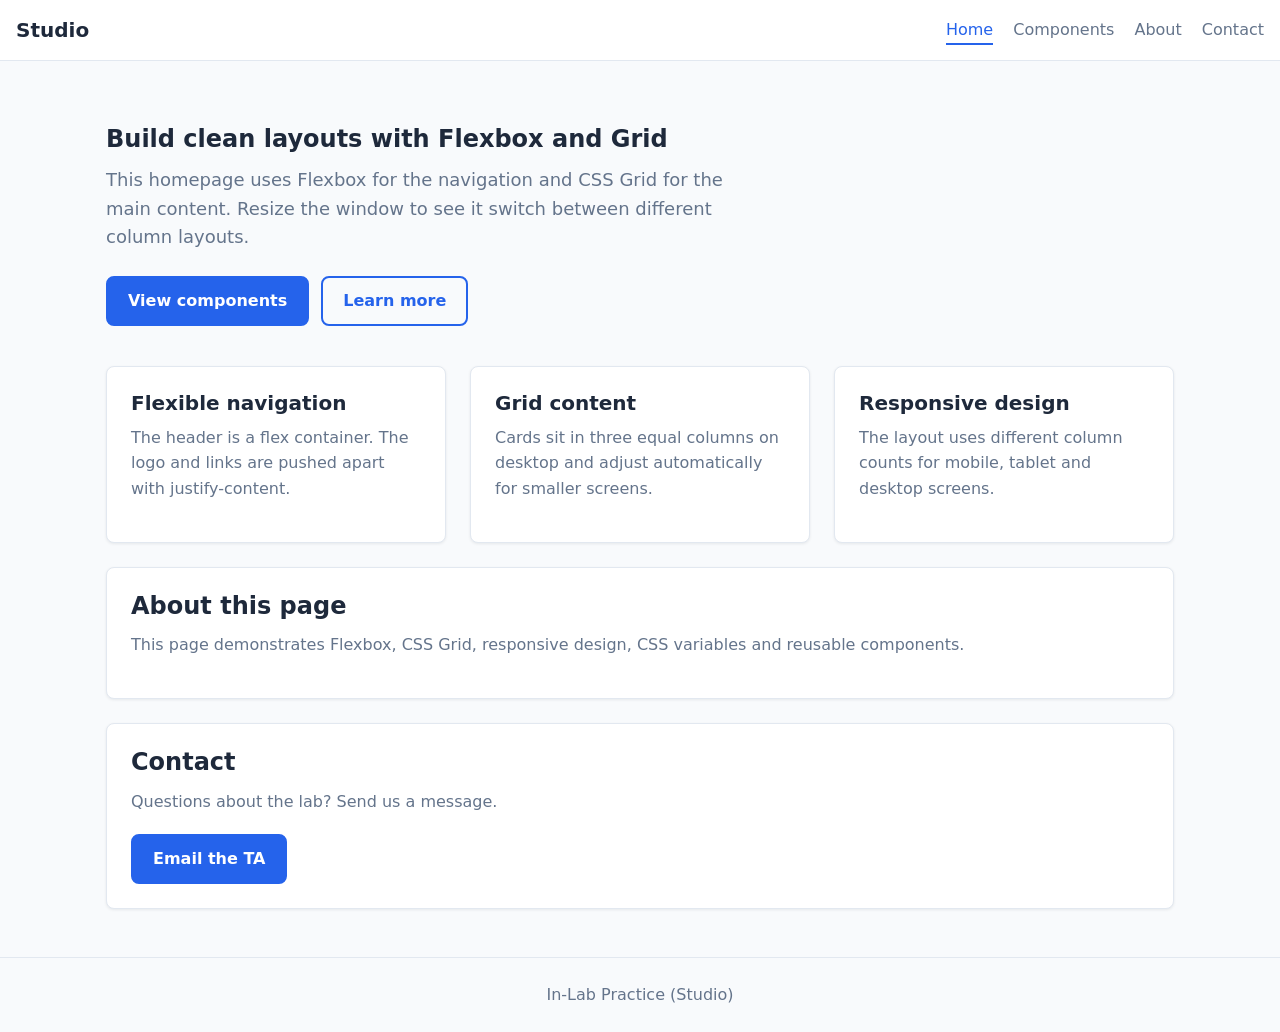
<file: index.html>
<!DOCTYPE html>
<html lang="en">

<head>
    <meta charset="UTF-8">
    <meta name="viewport" content="width=device-width, initial-scale=1">
    <title>Studio - Home</title>
    <link rel="stylesheet" href="styles.css">
</head>

<body>

    <header class="site-header">
        <a class="logo" href="index.html">Studio</a>

        <nav aria-label="Main navigation">
            <ul>
                <li><a class="active" href="index.html">Home</a></li>
                <li><a href="components.html">Components</a></li>
                <li><a href="#about">About</a></li>
                <li><a href="#contact">Contact</a></li>
            </ul>
        </nav>
    </header>


    <div class="container">

        <section class="hero">
            <h1>Build clean layouts with Flexbox and Grid</h1>

            <p>
                This homepage uses Flexbox for the navigation and CSS Grid
                for the main content. Resize the window to see it switch
                between different column layouts.
            </p>

            <div class="actions">
                <a class="btn" href="components.html">View components</a>
                <a class="btn btn-outline" href="#about">Learn more</a>
            </div>
        </section>


        <main class="grid">

            <article class="card">
                <h3>Flexible navigation</h3>
                <p>
                    The header is a flex container. The logo and links are
                    pushed apart with justify-content.
                </p>
            </article>


            <article class="card">
                <h3>Grid content</h3>
                <p>
                    Cards sit in three equal columns on desktop and adjust
                    automatically for smaller screens.
                </p>
            </article>


            <article class="card">
                <h3>Responsive design</h3>
                <p>
                    The layout uses different column counts for mobile,
                    tablet and desktop screens.
                </p>
            </article>


            <section class="card wide" id="about">
                <h2>About this page</h2>

                <p>
                    This page demonstrates Flexbox, CSS Grid, responsive
                    design, CSS variables and reusable components.
                </p>
            </section>


            <section class="card wide" id="contact">
                <h2>Contact</h2>

                <p>
                    Questions about the lab? Send us a message.
                </p>

                <a class="btn" href="mailto:ta@example.com">
                    Email the TA
                </a>
            </section>

        </main>

    </div>


    <footer class="site-footer">
        <div class="container">
            In-Lab Practice (Studio)
        </div>
    </footer>

</body>

</html>
</file>
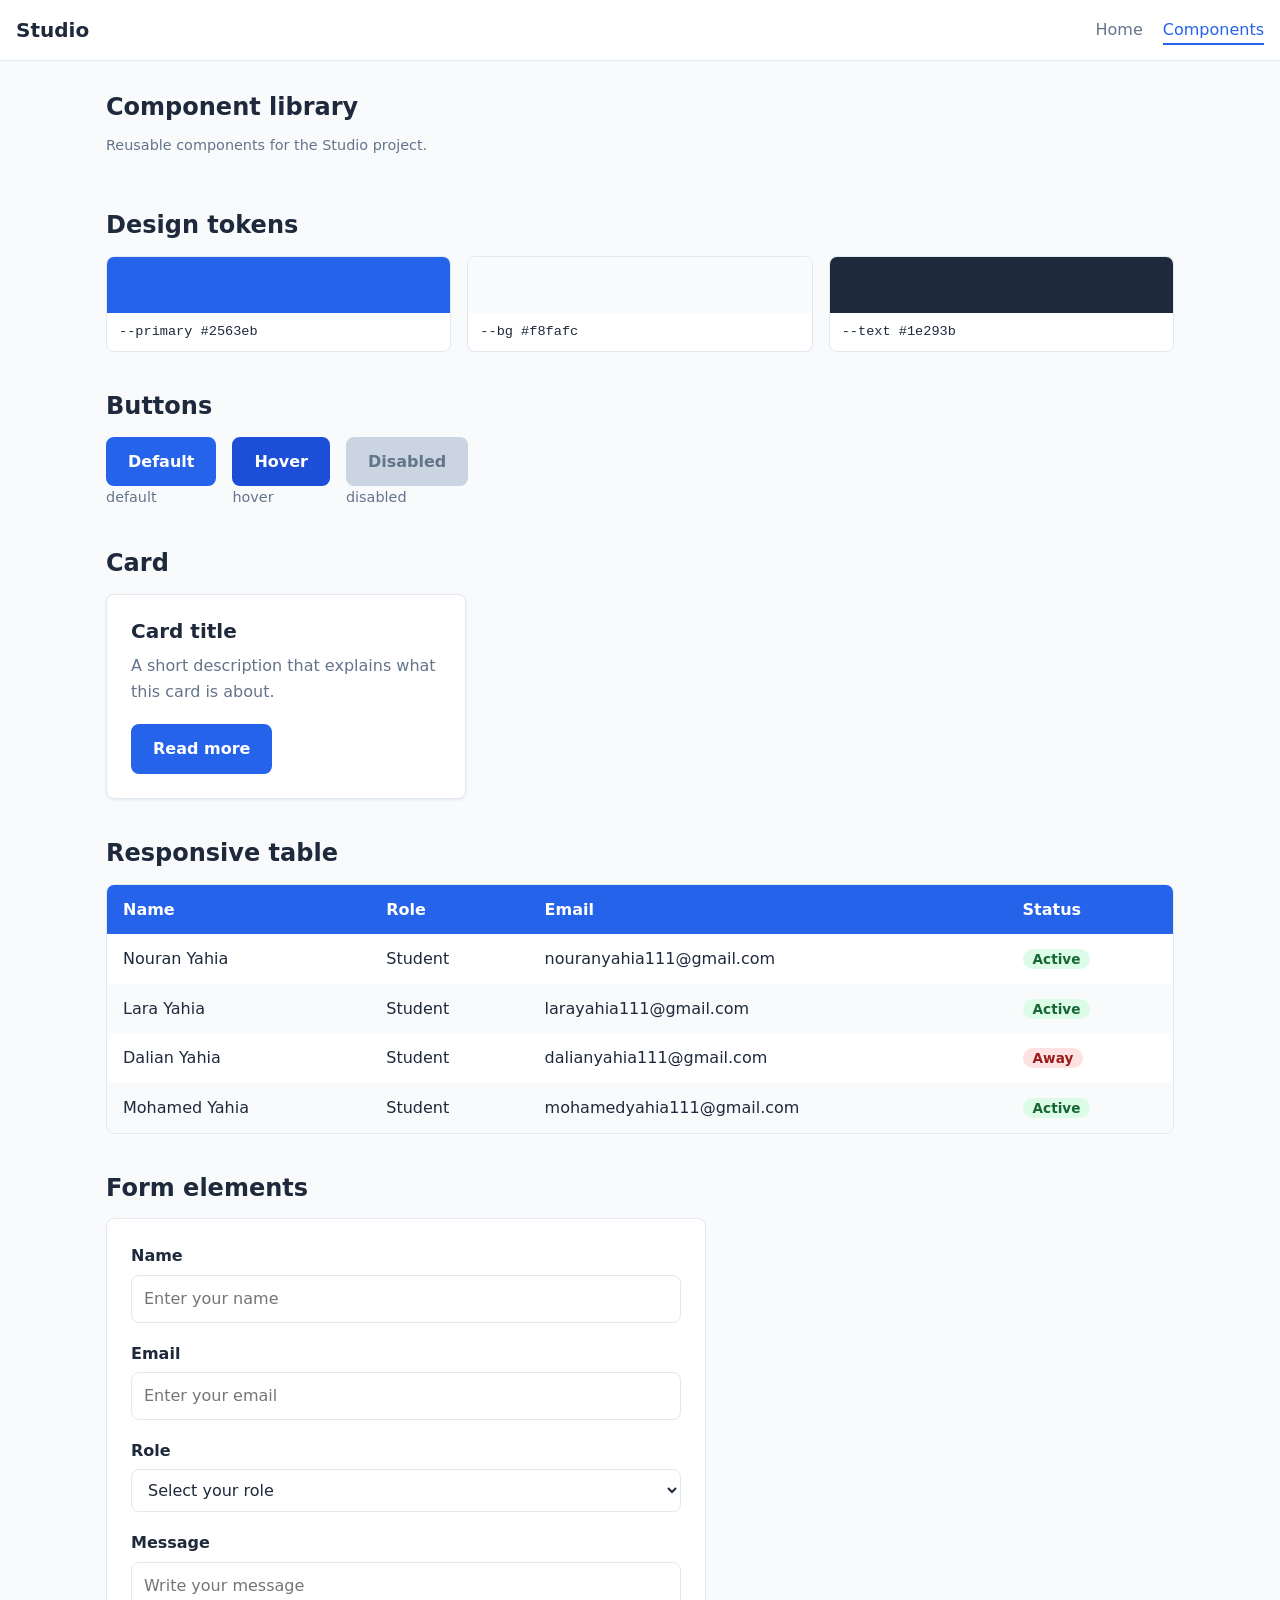
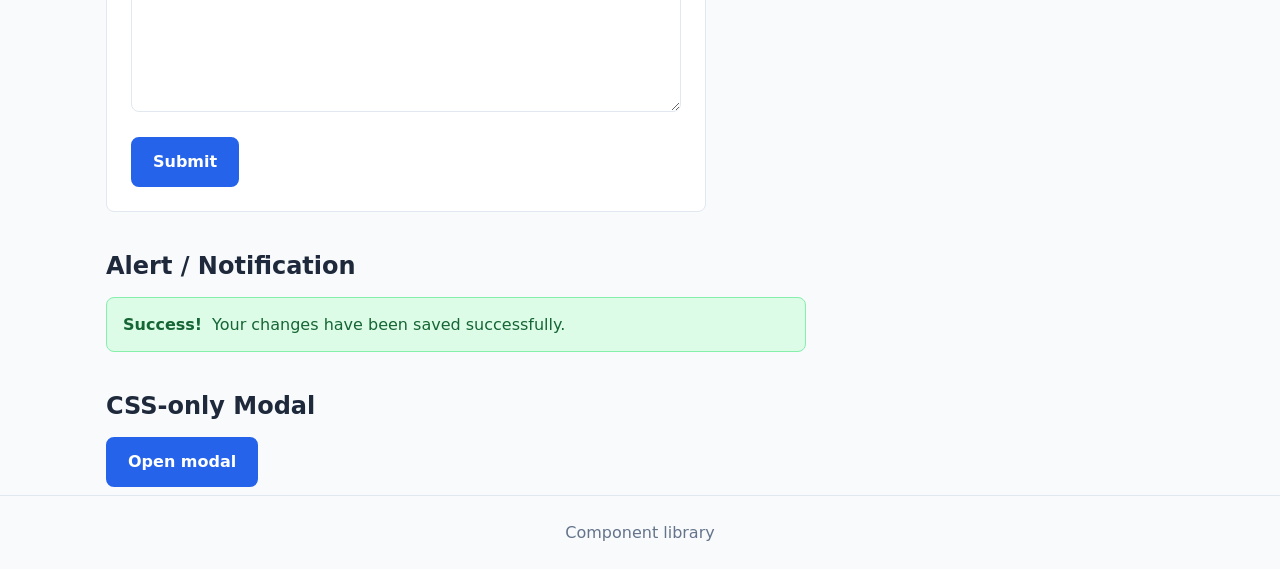
<file: components.html>
<!DOCTYPE html>
<html lang="en">

<head>
    <meta charset="UTF-8">
    <meta name="viewport" content="width=device-width, initial-scale=1">
    <title>Studio - Component library</title>
    <link rel="stylesheet" href="styles.css">
</head>

<body>

    <header class="site-header">

        <a class="logo" href="index.html">Studio</a>

        <nav aria-label="Main navigation">
            <ul>
                <li><a href="index.html">Home</a></li>
                <li>
                    <a class="active" href="components.html">
                        Components
                    </a>
                </li>
            </ul>
        </nav>

    </header>


    <main class="container">

        <section class="section">
            <h1>Component library</h1>

            <p class="label">
                Reusable components for the Studio project.
            </p>
        </section>
        <section class="section">

            <h2>Design tokens</h2>

            <div class="swatches">

                <div class="swatch">
                    <i style="background: var(--primary)"></i>
                    <code>--primary #2563eb</code>
                </div>

                <div class="swatch">
                    <i style="background: var(--bg)"></i>
                    <code>--bg #f8fafc</code>
                </div>

                <div class="swatch">
                    <i style="background: var(--text)"></i>
                    <code>--text #1e293b</code>
                </div>

            </div>

        </section>
        <section class="section">

            <h2>Buttons</h2>

            <div class="row">

                <div>
                    <button class="btn" type="button">
                        Default
                    </button>

                    <div class="label">default</div>
                </div>


                <div>
                    <button class="btn is-hover" type="button">
                        Hover
                    </button>

                    <div class="label">hover</div>
                </div>


                <div>
                    <button class="btn" type="button" disabled>
                        Disabled
                    </button>

                    <div class="label">disabled</div>
                </div>

            </div>

        </section>
        <section class="section">

            <h2>Card</h2>

            <article class="card component-card">

                <h3>Card title</h3>

                <p>
                    A short description that explains what this card is about.
                </p>

                <a class="btn" href="#">
                    Read more
                </a>

            </article>

        </section>
        <section class="section">

            <h2>Responsive table</h2>

            <div class="table-wrap">

                <table>

                    <thead>
                        <tr>
                            <th>Name</th>
                            <th>Role</th>
                            <th>Email</th>
                            <th>Status</th>
                        </tr>
                    </thead>

                    <tbody>

                       <tr>
                            <td>Nouran Yahia</td>
                            <td>Student</td>
                            <td>nouranyahia111@gmail.com</td>
                            <td><span class="badge">Active</span></td>
                        </tr>

                        <tr>
                            <td>Lara Yahia</td>
                            <td>Student</td>
                            <td>larayahia111@gmail.com</td>
                            <td><span class="badge">Active</span></td>
                        </tr>

                        <tr>
                            <td>Dalian Yahia</td>
                            <td>Student</td>
                            <td>dalianyahia111@gmail.com</td>
                            <td><span class="badge off">Away</span></td>
                        </tr>

                        <tr>
                            <td>Mohamed Yahia</td>
                            <td>Student</td>
                            <td>mohamedyahia111@gmail.com</td>
                            <td><span class="badge">Active</span></td>
                        </tr>

                    </tbody>

                </table>

            </div>

        </section>
        <section class="section">

            <h2>Form elements</h2>

            <form class="form-card">

                <div class="form-group">
                    <label for="name">Name</label>

                    <input
                        type="text"
                        id="name"
                        name="name"
                        placeholder="Enter your name"
                        required
                    >
                </div>


                <div class="form-group">
                    <label for="email">Email</label>

                    <input
                        type="email"
                        id="email"
                        name="email"
                        placeholder="Enter your email"
                        required
                    >
                </div>


                <div class="form-group">
                    <label for="role">Role</label>

                    <select id="role" name="role">

                        <option value="">
                            Select your role
                        </option>

                        <option value="student">
                            Student
                        </option>

                        <option value="developer">
                            Developer
                        </option>

                        <option value="designer">
                            Designer
                        </option>

                    </select>

                </div>


                <div class="form-group">

                    <label for="message">
                        Message
                    </label>

                    <textarea
                        id="message"
                        name="message"
                        rows="5"
                        placeholder="Write your message"
                    ></textarea>

                </div>


                <button class="btn" type="submit">
                    Submit
                </button>

            </form>

        </section>
        <section class="section">

            <h2>Alert / Notification</h2>

            <div class="alert" role="status">

                <strong>Success!</strong>

                <span>
                    Your changes have been saved successfully.
                </span>

            </div>

        </section>
        <section class="section">

            <h2>CSS-only Modal</h2>

            <input
                class="modal-toggle"
                type="checkbox"
                id="modal-toggle"
            >

            <label
                class="btn"
                for="modal-toggle"
            >
                Open modal
            </label>


            <div class="modal">

                <div class="modal-content">

                    <h2>Welcome!</h2>

                    <p>
                        This modal is created using HTML and CSS only.
                        No JavaScript is required.
                    </p>

                    <label
                        class="btn btn-outline"
                        for="modal-toggle"
                    >
                        Close
                    </label>

                </div>

            </div>

        </section>

    </main>


    <footer class="site-footer">

        <div class="container">
            Component library
        </div>

    </footer>

</body>

</html>
</file>
<file: styles.css>
:root {
    --primary: #2563eb;
    --bg: #f8fafc;
    --text: #1e293b;
    --radius: 8px;

    --primary-dark: #1d4ed8;
    --surface: #ffffff;
    --border: #e2e8f0;
    --muted: #64748b;

    --space: 16px;
}


* {
    box-sizing: border-box;
}


body {
    margin: 0;
    font-family: system-ui, -apple-system, "Segoe UI", sans-serif;
    background: var(--bg);
    color: var(--text);
    line-height: 1.6;
}


h1,
h2,
h3 {
    line-height: 1.2;
    margin: 0 0 .5em;
}


p {
    margin: 0 0 1em;
}


a {
    color: var(--primary);
}


.container {
    max-width: 1100px;
    margin: 0 auto;
    padding: 0 var(--space);
}


.site-header {
    display: flex;
    justify-content: space-between;
    align-items: center;
    flex-wrap: wrap;
    gap: var(--space);

    padding: 14px var(--space);

    background: var(--surface);
    border-bottom: 1px solid var(--border);
}


.logo {
    font-weight: 700;
    font-size: 1.25rem;
    color: var(--text);
    text-decoration: none;
}


.site-header ul {
    display: flex;
    gap: 20px;

    list-style: none;
    margin: 0;
    padding: 0;
}


.site-header a:not(.logo) {
    text-decoration: none;
    color: var(--muted);
    padding: 4px 0;
}


.site-header a:not(.logo):hover,
.site-header a.active {
    color: var(--primary);
    border-bottom: 2px solid var(--primary);
}


.hero {
    padding: 64px 0 40px;
}


.hero p {
    max-width: 55ch;
    color: var(--muted);
    font-size: 1.125rem;
}


.hero .actions {
    display: flex;
    gap: 12px;
    flex-wrap: wrap;
    margin-top: 24px;
}


.btn {
    display: inline-block;

    padding: 10px 20px;

    font: inherit;
    font-weight: 600;

    color: #fff;
    background: var(--primary);

    border: 2px solid var(--primary);
    border-radius: var(--radius);

    text-decoration: none;
    cursor: pointer;

    transition:
        background .15s,
        border-color .15s;
}


.btn:hover:not(:disabled),
.btn.is-hover {
    background: var(--primary-dark);
    border-color: var(--primary-dark);
}


.btn:focus-visible {
    outline: 3px solid #93b4f8;
    outline-offset: 2px;
}


.btn:disabled {
    background: #cbd5e1;
    border-color: #cbd5e1;
    color: #64748b;
    cursor: not-allowed;
}


.btn-outline {
    background: transparent;
    color: var(--primary);
}


.btn-outline:hover:not(:disabled) {
    background: var(--primary);
    color: #fff;
}

.card {
    background: var(--surface);

    border: 1px solid var(--border);
    border-radius: var(--radius);

    padding: 24px;

    box-shadow: 0 1px 3px rgba(15, 23, 42, .08);
}


.card h3 {
    font-size: 1.25rem;
}


.card p {
    color: var(--muted);
}


.card .btn {
    margin-top: 4px;
}


.component-card {
    max-width: 360px;
}


.grid {
    display: grid;

    grid-template-columns: repeat(3, 1fr);

    gap: 24px;
    padding-bottom: 48px;
}


.grid .wide {
    grid-column: 1 / -1;
}


.site-footer {
    border-top: 1px solid var(--border);

    padding: 24px 0;

    color: var(--muted);
    text-align: center;
}


.table-wrap {
    overflow-x: auto;

    border: 1px solid var(--border);
    border-radius: var(--radius);

    background: var(--surface);
}


table {
    width: 100%;
    min-width: 520px;
    border-collapse: collapse;
}


th,
td {
    padding: 12px 16px;
    text-align: left;
}


th {
    background: var(--primary);
    color: #fff;
    white-space: nowrap;
}


tbody tr:nth-child(even) {
    background: var(--bg);
}


tbody tr:hover {
    background: #e0e9fd;
}


.badge {
    padding: 2px 10px;

    border-radius: 999px;

    font-size: .85rem;
    font-weight: 600;

    background: #dcfce7;
    color: #166534;
}


.badge.off {
    background: #fee2e2;
    color: #991b1b;
}


.section {
    padding: 32px 0 8px;
}


.section > h2 {
    margin-bottom: 16px;
}


.row {
    display: flex;
    flex-wrap: wrap;
    gap: 16px;
    align-items: center;
}


.label {
    color: var(--muted);
    font-size: .9rem;
}


.swatches {
    display: grid;

    grid-template-columns:
        repeat(auto-fit, minmax(140px, 1fr));

    gap: 16px;
}


.swatch {
    border: 1px solid var(--border);
    border-radius: var(--radius);

    overflow: hidden;

    background: var(--surface);
}


.swatch i {
    display: block;
    height: 56px;
}


.swatch code {
    display: block;
    padding: 8px 12px;
    font-size: .85rem;
}

.form-card {
    max-width: 600px;

    padding: 24px;

    background: var(--surface);

    border: 1px solid var(--border);
    border-radius: var(--radius);
}


.form-group {
    margin-bottom: 18px;
}


.form-group label {
    display: block;

    margin-bottom: 6px;

    font-weight: 600;
}


.form-group input,
.form-group select,
.form-group textarea {
    width: 100%;

    padding: 10px 12px;

    font: inherit;

    color: var(--text);
    background: var(--surface);

    border: 1px solid var(--border);
    border-radius: var(--radius);
}


.form-group input:focus,
.form-group select:focus,
.form-group textarea:focus {
    outline: 3px solid #93b4f8;
    outline-offset: 2px;

    border-color: var(--primary);
}


.form-group textarea {
    resize: vertical;
}

.alert {
    display: flex;

    gap: 10px;
    align-items: center;

    max-width: 700px;

    padding: 14px 16px;

    background: #dcfce7;
    color: #166534;

    border: 1px solid #86efac;
    border-radius: var(--radius);
}


.modal-toggle {
    position: absolute;
    opacity: 0;
    pointer-events: none;
}


.modal {
    position: fixed;

    inset: 0;

    display: none;

    align-items: center;
    justify-content: center;

    padding: 20px;

    background: rgba(15, 23, 42, .65);

    z-index: 1000;
}


.modal-content {
    width: min(500px, 100%);

    padding: 28px;

    background: var(--surface);
    color: var(--text);

    border-radius: var(--radius);

    box-shadow: 0 10px 30px rgba(0, 0, 0, .2);
}


.modal-content p {
    color: var(--muted);
}


.modal-toggle:checked ~ .modal {
    display: flex;
}


.modal-toggle:focus-visible + .btn {
    outline: 3px solid #93b4f8;
    outline-offset: 2px;
}

@media (max-width: 1024px) {
    .grid {
        grid-template-columns: repeat(2, 1fr);
    }
}

@media (max-width: 700px) {

    .grid {
        grid-template-columns: 1fr;
    }

    .site-header {
        flex-direction: column;
        align-items: flex-start;
    }

    .site-header ul {
        flex-wrap: wrap;
    }

    .hero {
        padding-top: 40px;
    }
}

@media (prefers-color-scheme: dark) {

    :root {
        --primary: #60a5fa;
        --primary-dark: #3b82f6;

        --bg: #0f172a;
        --text: #e2e8f0;

        --surface: #1e293b;
        --border: #334155;
        --muted: #94a3b8;
    }


    .btn {
        color: #0f172a;
    }


    .btn-outline {
        color: var(--primary);
    }


    .btn-outline:hover:not(:disabled) {
        color: #0f172a;
    }


    th {
        color: #0f172a;
    }


    tbody tr:hover {
        background: #334155;
    }


    .alert {
        background: #14532d;
        color: #dcfce7;
        border-color: #166534;
    }
}
</file>
